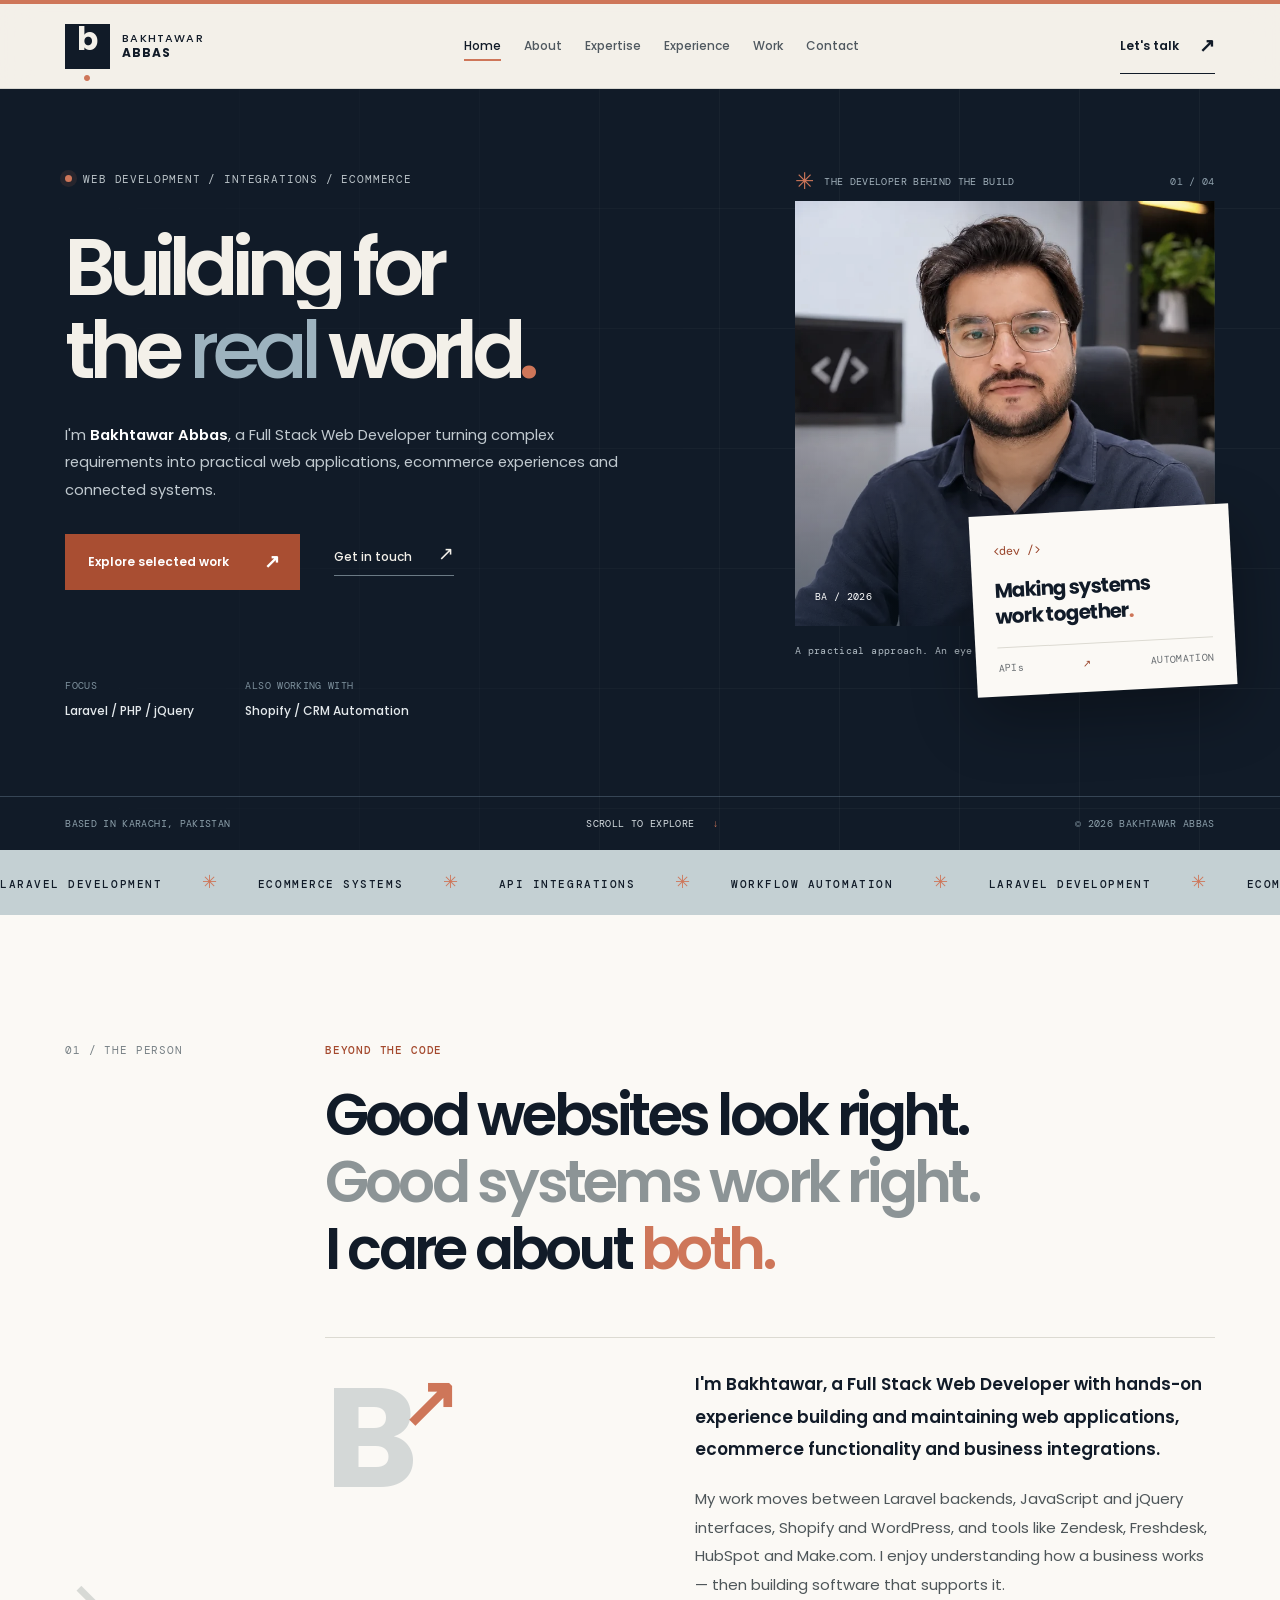
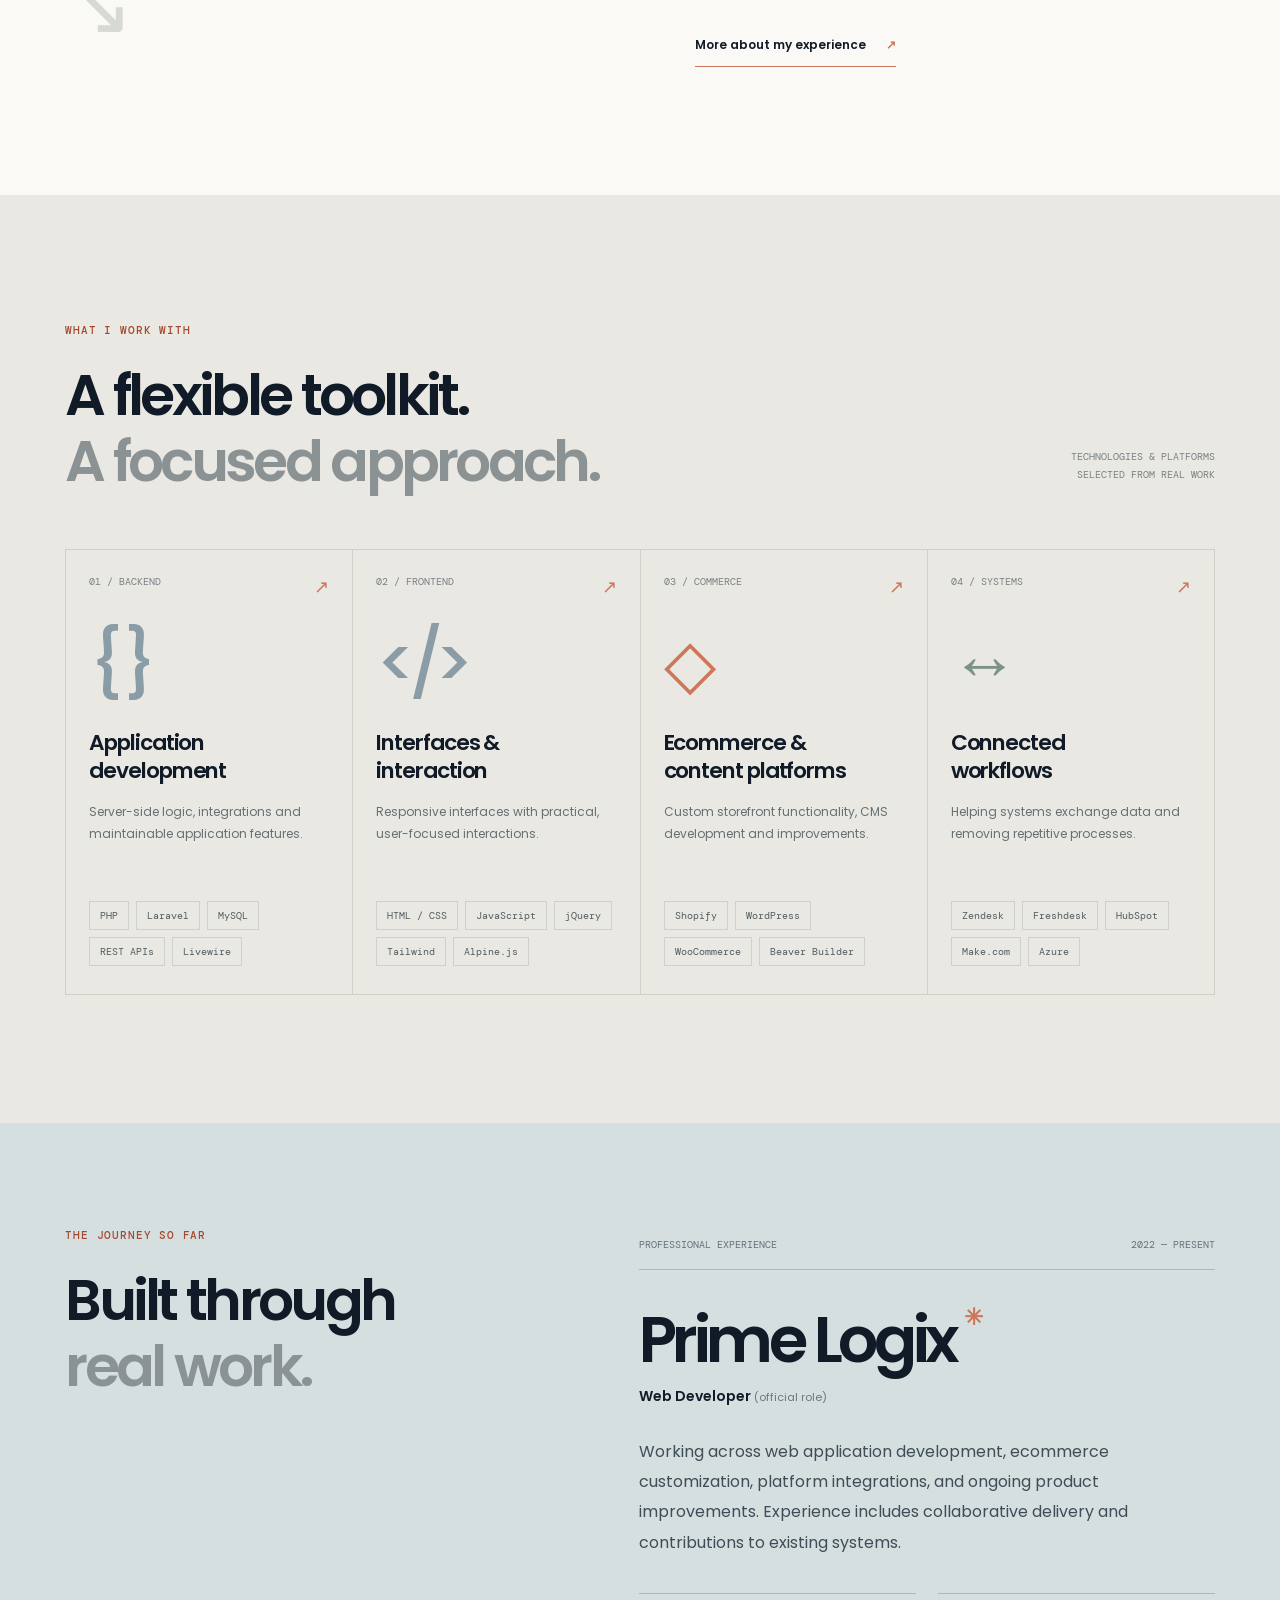
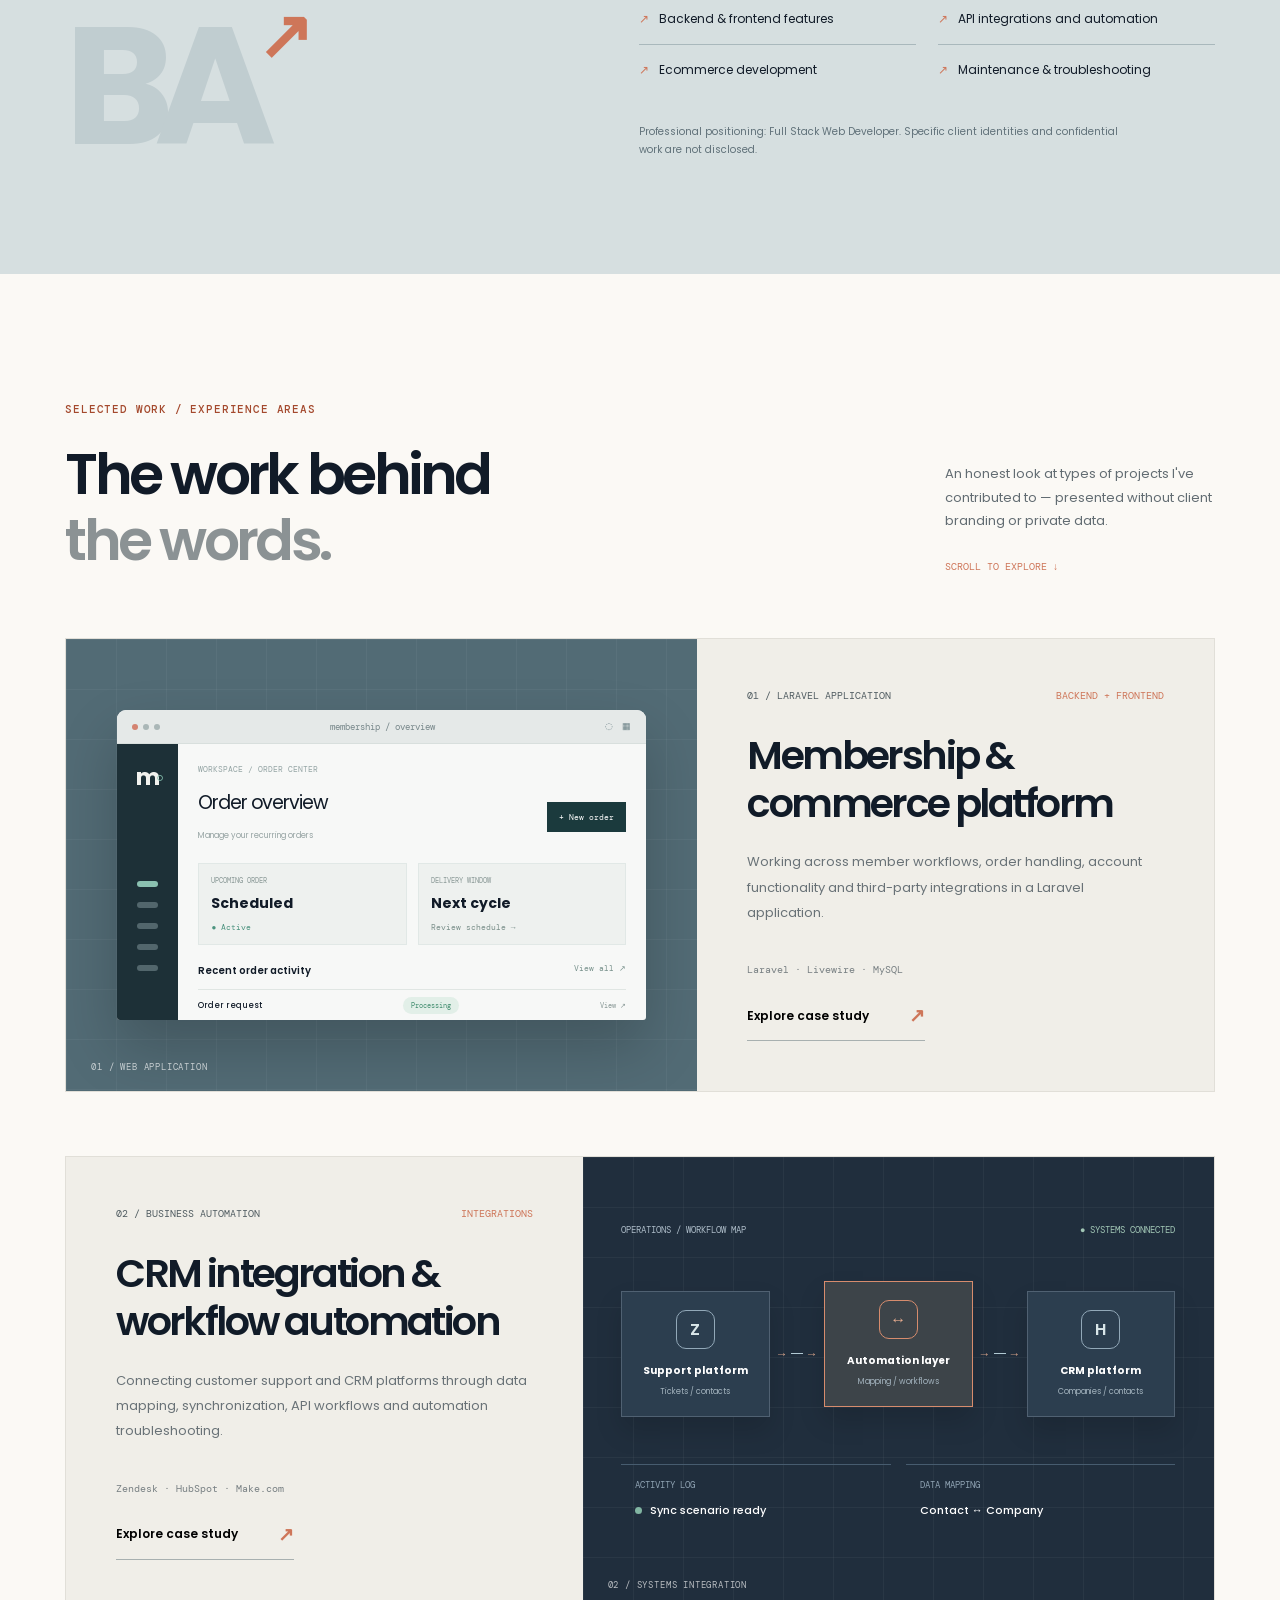
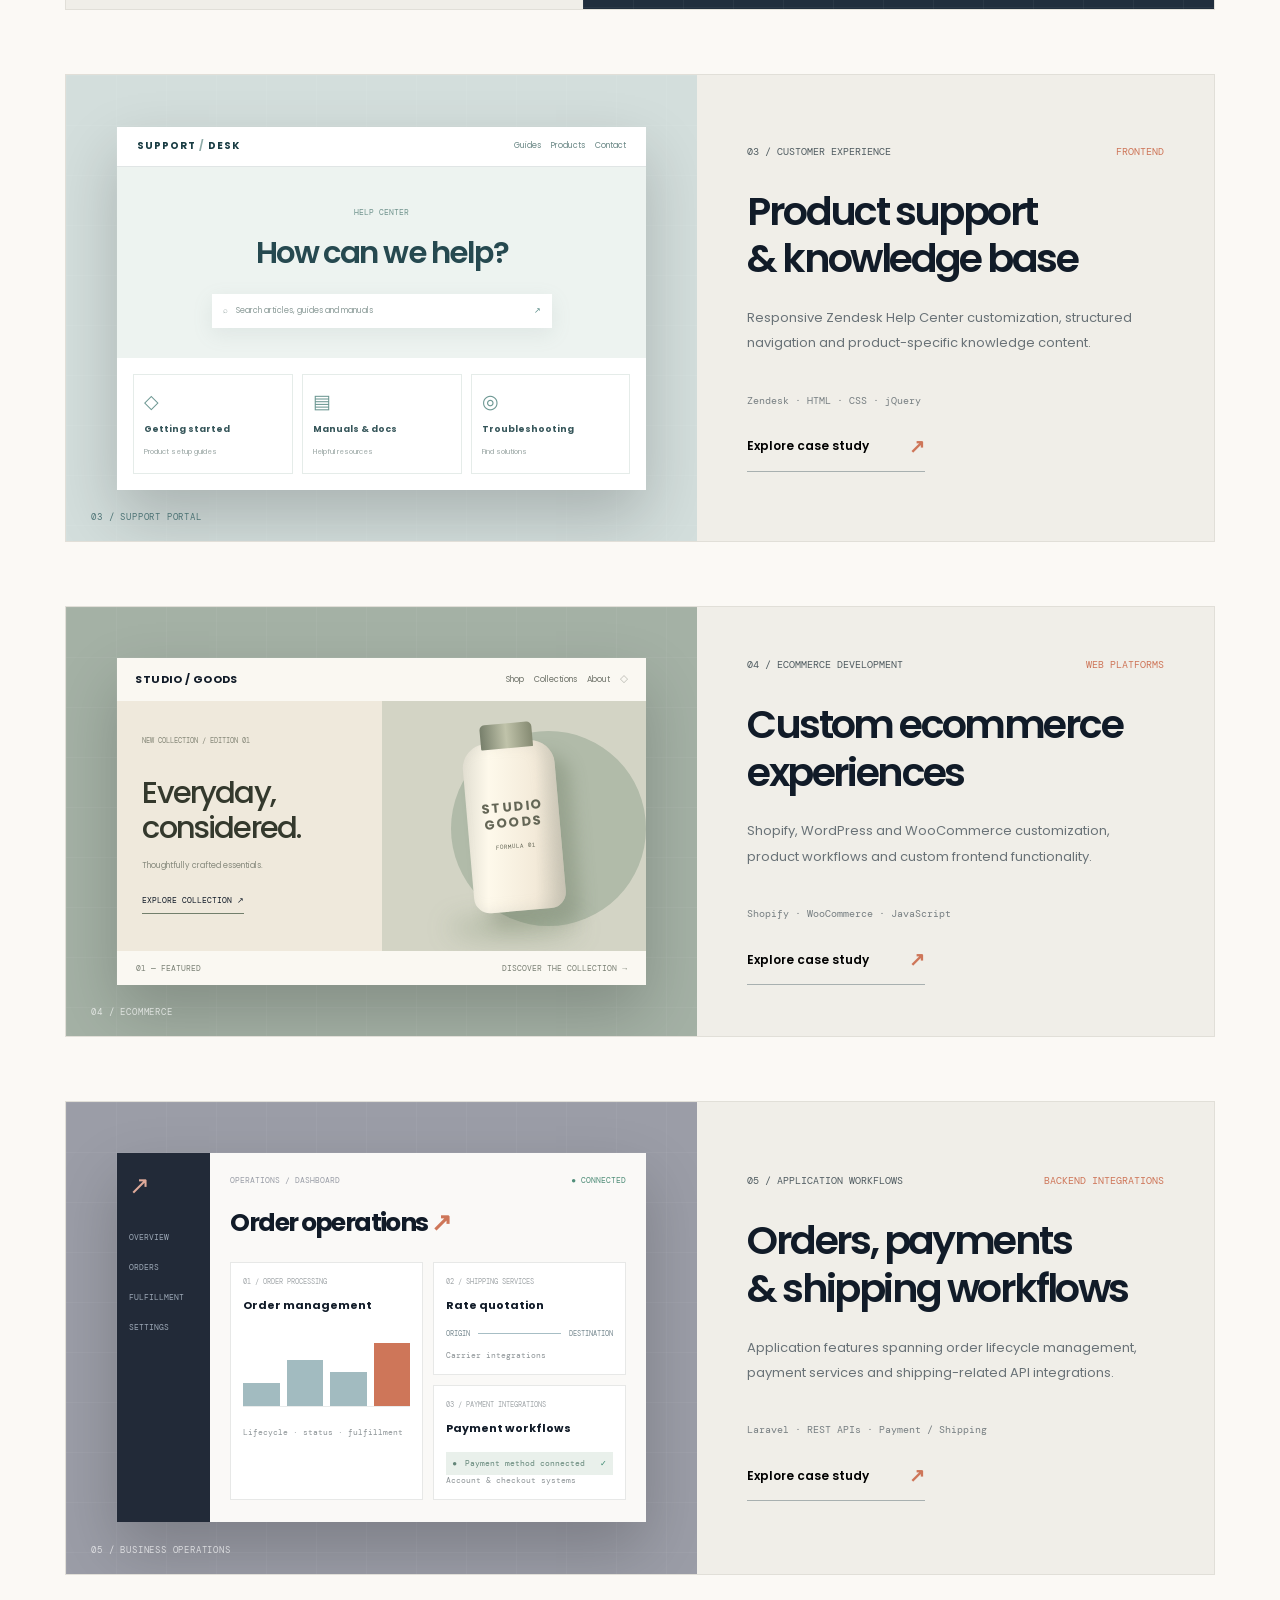
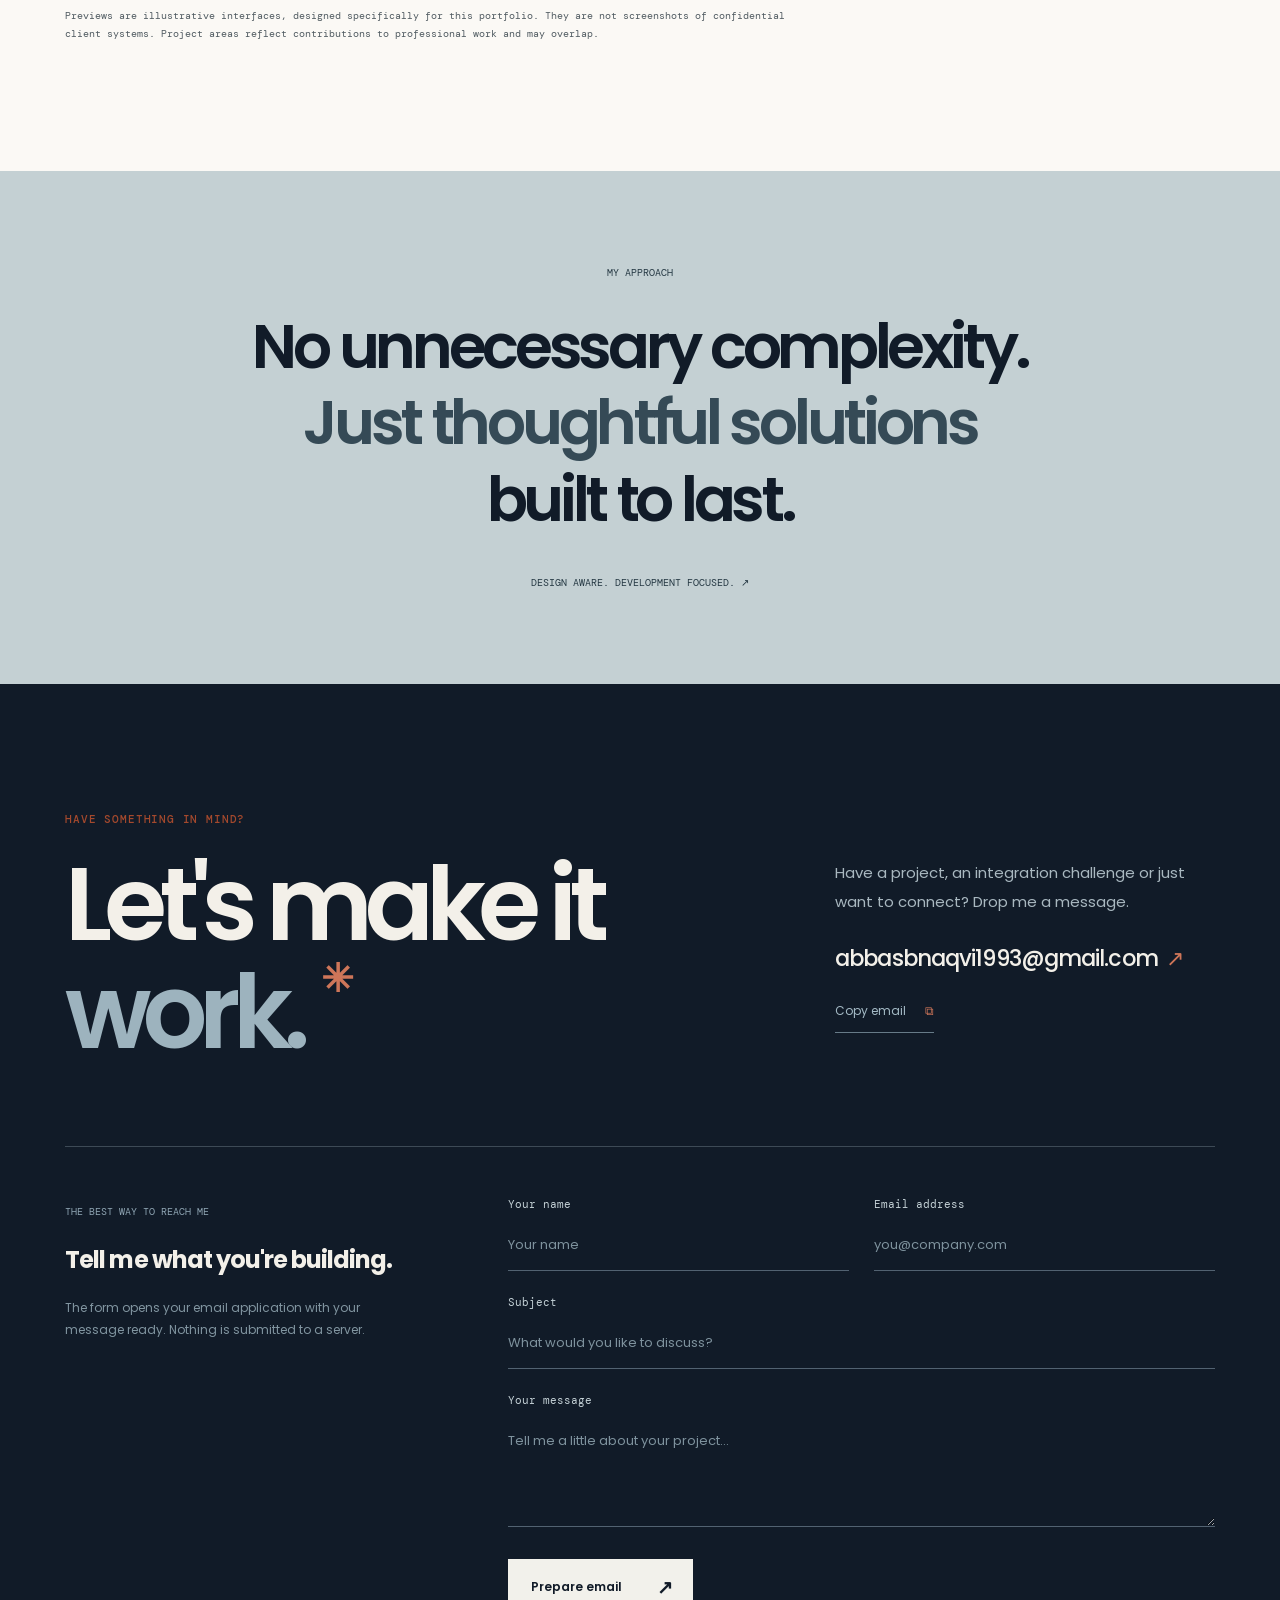
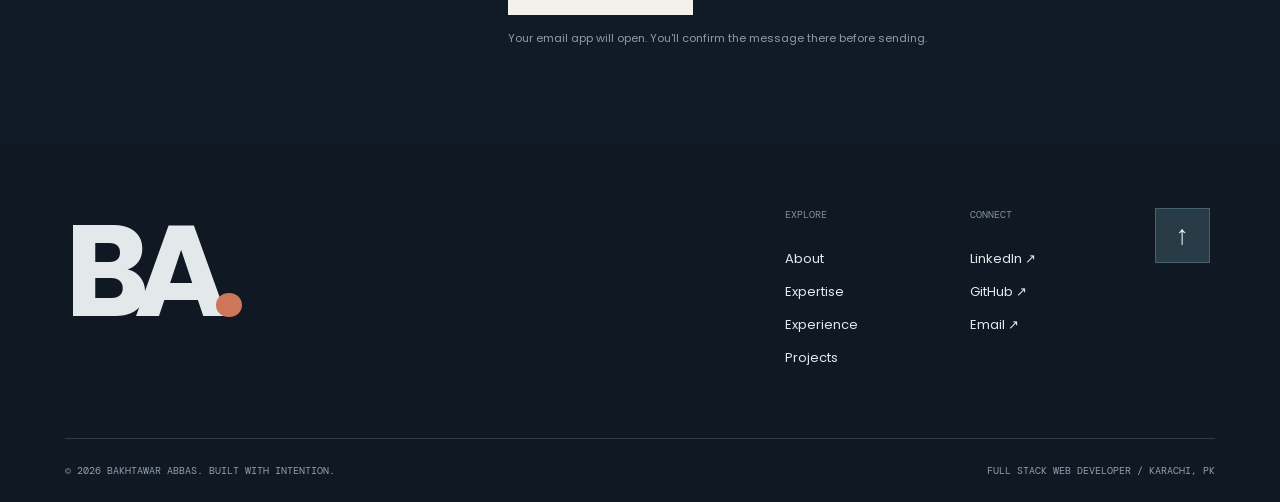
<file: index.html>
<!DOCTYPE html>
<html lang="en">
<head>
  <meta charset="utf-8">
  <meta name="viewport" content="width=device-width, initial-scale=1">
  <meta name="theme-color" content="#111b28">
  <meta name="description" content="Bakhtawar Abbas is a Full Stack Web Developer working with Laravel, PHP, JavaScript, jQuery, Shopify, WordPress, CRM integrations and workflow automation.">
  <meta property="og:type" content="website">
  <meta property="og:title" content="Bakhtawar Abbas — Full Stack Web Developer">
  <meta property="og:description" content="Building practical web applications, ecommerce experiences and connected business systems.">
  <meta property="og:image" content="assets/images/social-preview.svg">
  <meta property="og:image:alt" content="Bakhtawar Abbas — Full Stack Web Developer">
  <meta name="twitter:card" content="summary_large_image">
  <title>Bakhtawar Abbas — Full Stack Web Developer</title>
  <link rel="icon" type="image/svg+xml" href="assets/images/favicon.svg">
  <link rel="preconnect" href="https://fonts.googleapis.com">
  <link rel="preconnect" href="https://fonts.gstatic.com" crossorigin>
  <link href="https://fonts.googleapis.com/css2?family=DM+Mono:wght@400;500&family=Poppins:wght@400;450;500;550;600;650;700;750;800&display=swap" rel="stylesheet">
  <link rel="stylesheet" href="assets/css/style.css">
  <script src="assets/js/main.js" defer></script>
</head>
<body>
  <a class="skip-link" href="#main">Skip to content</a>
  <div class="top-line" aria-hidden="true"></div>
  <header class="site-header" id="site-header">
    <div class="shell header-inner">
      <a href="#home" class="brand" aria-label="Bakhtawar Abbas — Home"><span class="brand-symbol">b<span>.</span></span><span class="brand-name">BAKHTAWAR <strong>ABBAS</strong></span></a>
      <nav class="desktop-nav" aria-label="Main navigation">
        <a href="#home" class="nav-link active">Home</a>
        <a href="#about" class="nav-link">About</a>
        <a href="#expertise" class="nav-link">Expertise</a>
        <a href="#experience" class="nav-link">Experience</a>
        <a href="#work" class="nav-link">Work</a>
        <a href="#contact" class="nav-link">Contact</a>
      </nav>
      <a class="header-cta" href="mailto:abbasbnaqvi1993@gmail.com?subject=Project%20enquiry">Let's talk <span aria-hidden="true">↗</span></a>
      <button class="menu-toggle" type="button" id="menu-toggle" aria-label="Open menu" aria-controls="mobile-nav" aria-expanded="false"><span></span><span></span></button>
    </div>
    <nav class="mobile-nav" id="mobile-nav" aria-label="Mobile navigation" inert>
      <a href="#home">Home <span>01</span></a><a href="#about">About <span>02</span></a><a href="#expertise">Expertise <span>03</span></a><a href="#experience">Experience <span>04</span></a><a href="#work">Work <span>05</span></a><a href="#contact">Contact <span>06</span></a>
      <p>Available for professional conversations.</p>
    </nav>
  </header>

  <main id="main">
    <section class="hero" id="home" aria-labelledby="hero-heading">
      <div class="hero-grid" aria-hidden="true"></div>
      <div class="shell hero-inner">
        <div class="hero-copy">
          <p class="eyebrow hero-eyebrow"><span class="status-dot"></span> WEB DEVELOPMENT / INTEGRATIONS / ECOMMERCE</p>
          <h1 id="hero-heading"><span class="headline-line"><span>Building for</span></span><span class="headline-line"><span>the <em>real</em> world<span class="hero-period">.</span></span></span></h1>
          <p class="hero-sub">I'm <strong>Bakhtawar Abbas</strong>, a Full Stack Web Developer turning complex requirements into practical web applications, ecommerce experiences and connected systems.</p>
          <div class="hero-actions"><a class="button button-primary" href="#work">Explore selected work <span class="btn-arrow">↗</span></a><a class="text-link" href="#contact">Get in touch <span>↗</span></a></div>
          <div class="hero-details"><div><span>FOCUS</span><strong>Laravel / PHP / jQuery</strong></div><div><span>ALSO WORKING WITH</span><strong>Shopify / CRM Automation</strong></div></div>
        </div>
        <div class="hero-art" aria-label="A visual composition showing a developer portrait and custom application interface">
          <div class="hero-art-header"><span class="art-cross">✳</span> THE DEVELOPER BEHIND THE BUILD <span class="art-index">01 / 04</span></div>
          <div class="photo-frame"><img src="assets/images/bakhtawar-profile.webp" width="760" height="760" alt="Portrait of Bakhtawar Abbas" fetchpriority="high"><span class="photo-tint" aria-hidden="true"></span><span class="photo-edge">BA / 2026</span></div>
          <div class="art-floating-card"><span class="tiny-code">&lt;dev /&gt;</span><strong>Making systems<br>work together<span>.</span></strong><span class="card-footer">APIs <span>↗</span> AUTOMATION</span></div>
          <div class="art-caption">A practical approach. An eye for detail. <span>↗</span></div>
        </div>
      </div>
      <div class="hero-bottom shell"><span>BASED IN KARACHI, PAKISTAN</span><a href="#about" aria-label="Scroll to about section">SCROLL TO EXPLORE <span class="scroll-arrow">↓</span></a><span>© <span data-year>2026</span> BAKHTAWAR ABBAS</span></div>
    </section>

    <div class="ticker" aria-hidden="true"><div class="ticker-track" aria-hidden="true"><span>LARAVEL DEVELOPMENT <i>✳</i> ECOMMERCE SYSTEMS <i>✳</i> API INTEGRATIONS <i>✳</i> WORKFLOW AUTOMATION <i>✳</i> LARAVEL DEVELOPMENT <i>✳</i> ECOMMERCE SYSTEMS <i>✳</i> API INTEGRATIONS <i>✳</i> WORKFLOW AUTOMATION <i>✳</i></span></div></div>

    <section class="section about" id="about" aria-labelledby="about-title">
      <div class="shell about-layout">
        <div class="section-side reveal"><span class="section-num">01 / THE PERSON</span><span class="side-decoration" aria-hidden="true">↘</span></div>
        <div class="about-main">
          <p class="section-kicker reveal">BEYOND THE CODE</p>
          <h2 id="about-title" class="display-title reveal">Good websites look right.<br><span>Good systems work right.</span><br>I care about <em>both.</em></h2>
          <div class="about-bottom"><div class="about-mark reveal" aria-hidden="true">B<span>↗</span></div><div class="about-text reveal"><p>I'm Bakhtawar, a Full Stack Web Developer with hands-on experience building and maintaining web applications, ecommerce functionality and business integrations.</p><p>My work moves between Laravel backends, JavaScript and jQuery interfaces, Shopify and WordPress, and tools like Zendesk, Freshdesk, HubSpot and Make.com. I enjoy understanding how a business works — then building software that supports it.</p><a href="#experience" class="underline-link">More about my experience <span>↗</span></a></div></div>
        </div>
      </div>
    </section>

    <section class="section expertise" id="expertise" aria-labelledby="expertise-title">
      <div class="shell">
        <div class="section-heading reveal"><div><p class="section-kicker">WHAT I WORK WITH</p><h2 id="expertise-title" class="display-title">A flexible toolkit.<br><em>A focused approach.</em></h2></div><p class="heading-aside">TECHNOLOGIES & PLATFORMS<br>SELECTED FROM REAL WORK</p></div>
        <div class="expertise-grid">
          <article class="expertise-card reveal"><div class="expertise-card-top"><span>01 / BACKEND</span><span>↗</span></div><div class="expertise-symbol" aria-hidden="true">{ }</div><h3>Application<br>development</h3><p>Server-side logic, integrations and maintainable application features.</p><div class="tags"><span>PHP</span><span>Laravel</span><span>MySQL</span><span>REST APIs</span><span>Livewire</span></div></article>
          <article class="expertise-card reveal"><div class="expertise-card-top"><span>02 / FRONTEND</span><span>↗</span></div><div class="expertise-symbol" aria-hidden="true">&lt;/&gt;</div><h3>Interfaces &<br>interaction</h3><p>Responsive interfaces with practical, user-focused interactions.</p><div class="tags"><span>HTML / CSS</span><span>JavaScript</span><span>jQuery</span><span>Tailwind</span><span>Alpine.js</span></div></article>
          <article class="expertise-card reveal"><div class="expertise-card-top"><span>03 / COMMERCE</span><span>↗</span></div><div class="expertise-symbol" aria-hidden="true">◇</div><h3>Ecommerce &<br>content platforms</h3><p>Custom storefront functionality, CMS development and improvements.</p><div class="tags"><span>Shopify</span><span>WordPress</span><span>WooCommerce</span><span>Beaver Builder</span></div></article>
          <article class="expertise-card reveal"><div class="expertise-card-top"><span>04 / SYSTEMS</span><span>↗</span></div><div class="expertise-symbol" aria-hidden="true">↔</div><h3>Connected<br>workflows</h3><p>Helping systems exchange data and removing repetitive processes.</p><div class="tags"><span>Zendesk</span><span>Freshdesk</span><span>HubSpot</span><span>Make.com</span><span>Azure</span></div></article>
        </div>
      </div>
    </section>

    <section class="section experience" id="experience" aria-labelledby="experience-title">
      <div class="shell experience-layout"><div class="experience-left reveal"><p class="section-kicker">THE JOURNEY SO FAR</p><h2 id="experience-title" class="display-title">Built through<br><em>real work.</em></h2><div class="experience-deco" aria-hidden="true">BA<span>↗</span></div></div><div class="experience-right reveal"><div class="experience-topline"><span>PROFESSIONAL EXPERIENCE</span><span>2022 — PRESENT</span></div><div class="experience-company"><h3>Prime Logix<span class="sup-star">✳</span></h3><p>Web Developer <span class="role-note">(official role)</span></p></div><p class="experience-summary">Working across web application development, ecommerce customization, platform integrations, and ongoing product improvements. Experience includes collaborative delivery and contributions to existing systems.</p><div class="experience-list"><span>Backend & frontend features</span><span>API integrations and automation</span><span>Ecommerce development</span><span>Maintenance & troubleshooting</span></div><p class="experience-footnote">Professional positioning: Full Stack Web Developer. Specific client identities and confidential work are not disclosed.</p></div></div>
    </section>

    <section class="section work" id="work" aria-labelledby="work-title">
      <div class="shell">
        <div class="work-heading"><div class="reveal"><p class="section-kicker">SELECTED WORK / EXPERIENCE AREAS</p><h2 id="work-title" class="display-title">The work behind<br><em>the words.</em></h2></div><div class="work-heading-aside reveal"><p>An honest look at types of projects I've contributed to — presented without client branding or private data.</p><span>SCROLL TO EXPLORE ↓</span></div></div>
        <div class="project-stack">
          <article class="project project-feature reveal" data-project="membership"><div class="project-preview preview-membership"><div class="app-browser"><div class="app-topbar"><div class="traffic"><i></i><i></i><i></i></div><span>membership / overview</span><div class="app-top-icons">◌　▦</div></div><div class="membership-ui"><div class="member-sidebar"><span class="app-logo">m<span>◦</span></span><div class="side-menu"><i class="selected"></i><i></i><i></i><i></i><i></i></div><span>⚙</span></div><div class="member-content"><p class="ui-crumb">WORKSPACE / ORDER CENTER</p><div class="ui-row"><div><div class="ui-panel-title">Order overview</div><small>Manage your recurring orders</small></div><span class="ui-small-button">+ New order</span></div><div class="stat-row"><div><small>UPCOMING ORDER</small><strong>Scheduled</strong><span class="mini-indicator">● Active</span></div><div><small>DELIVERY WINDOW</small><strong>Next cycle</strong><span>Review schedule →</span></div></div><div class="ui-table-title">Recent order activity <span>View all ↗</span></div><div class="table-rows"><div><b>Order request</b><i class="pill approved">Processing</i><span>View ↗</span></div><div><b>Payment method</b><i class="pill neutral">Updated</i><span>View ↗</span></div><div><b>Delivery settings</b><i class="pill approved">Confirmed</i><span>View ↗</span></div></div></div></div></div><div class="preview-watermark">01 / WEB APPLICATION</div></div><div class="project-info"><div class="project-meta"><span>01 / LARAVEL APPLICATION</span><span>BACKEND + FRONTEND</span></div><h3>Membership &<br>commerce platform</h3><p>Working across member workflows, order handling, account functionality and third-party integrations in a Laravel application.</p><div class="project-tail"><span>Laravel · Livewire · MySQL</span><button class="project-open" type="button" data-project-open="membership" aria-label="View membership platform case study">Explore case study <span>↗</span></button></div></div></article>

          <article class="project project-feature project-reverse reveal" data-project="crm"><div class="project-preview preview-crm"><div class="crm-head"><span>OPERATIONS / WORKFLOW MAP</span><span>● SYSTEMS CONNECTED</span></div><div class="crm-flow"><div class="flow-node"><div class="node-icon">Z</div><strong>Support platform</strong><small>Tickets / contacts</small></div><div class="flow-connector"><span>→</span><i></i><span>→</span></div><div class="flow-node central"><div class="node-icon">↔</div><strong>Automation layer</strong><small>Mapping / workflows</small></div><div class="flow-connector"><span>→</span><i></i><span>→</span></div><div class="flow-node"><div class="node-icon">H</div><strong>CRM platform</strong><small>Companies / contacts</small></div></div><div class="crm-bottom"><div><span>ACTIVITY LOG</span><strong><i class="live-pulse"></i> Sync scenario ready</strong></div><div><span>DATA MAPPING</span><strong>Contact ↔ Company</strong></div></div><div class="preview-watermark">02 / SYSTEMS INTEGRATION</div></div><div class="project-info"><div class="project-meta"><span>02 / BUSINESS AUTOMATION</span><span>INTEGRATIONS</span></div><h3>CRM integration &<br>workflow automation</h3><p>Connecting customer support and CRM platforms through data mapping, synchronization, API workflows and automation troubleshooting.</p><div class="project-tail"><span>Zendesk · HubSpot · Make.com</span><button class="project-open" type="button" data-project-open="crm" aria-label="View CRM automation case study">Explore case study <span>↗</span></button></div></div></article>

          <article class="project project-split reveal" data-project="support"><div class="project-preview preview-support"><div class="support-app"><div class="support-top"><strong>SUPPORT<span> / </span>DESK</strong><span>Guides　 Products　 Contact</span></div><div class="support-header"><small>HELP CENTER</small><h4>How can we help?</h4><div class="support-search">⌕　Search articles, guides and manuals <span>↗</span></div></div><div class="support-grid"><div><span>◇</span><strong>Getting started</strong><small>Product setup guides</small></div><div><span>▤</span><strong>Manuals & docs</strong><small>Helpful resources</small></div><div><span>◎</span><strong>Troubleshooting</strong><small>Find solutions</small></div></div></div><div class="preview-watermark">03 / SUPPORT PORTAL</div></div><div class="project-info"><div class="project-meta"><span>03 / CUSTOMER EXPERIENCE</span><span>FRONTEND</span></div><h3>Product support<br>& knowledge base</h3><p>Responsive Zendesk Help Center customization, structured navigation and product-specific knowledge content.</p><div class="project-tail"><span>Zendesk · HTML · CSS · jQuery</span><button class="project-open" type="button" data-project-open="support">Explore case study <span>↗</span></button></div></div></article>

          <article class="project project-split reveal" data-project="commerce"><div class="project-preview preview-commerce"><div class="shop-preview"><div class="shop-nav"><strong>STUDIO / GOODS</strong><span>Shop　 Collections　 About　 ◇</span></div><div class="shop-hero"><div class="shop-hero-text"><span>NEW COLLECTION / EDITION 01</span><strong>Everyday,<br>considered.</strong><small>Thoughtfully crafted essentials.</small><div>EXPLORE COLLECTION ↗</div></div><div class="shop-product"><div class="product-circle"></div><div class="product-bottle"><span>STUDIO<br>GOODS</span><small>FORMULA 01</small></div><div class="product-shadow"></div></div></div><div class="shop-bottom"><span>01 — FEATURED</span><span>DISCOVER THE COLLECTION →</span></div></div><div class="preview-watermark">04 / ECOMMERCE</div></div><div class="project-info"><div class="project-meta"><span>04 / ECOMMERCE DEVELOPMENT</span><span>WEB PLATFORMS</span></div><h3>Custom ecommerce<br>experiences</h3><p>Shopify, WordPress and WooCommerce customization, product workflows and custom frontend functionality.</p><div class="project-tail"><span>Shopify · WooCommerce · JavaScript</span><button class="project-open" type="button" data-project-open="commerce">Explore case study <span>↗</span></button></div></div></article>

          <article class="project project-wide reveal" data-project="operations"><div class="project-preview preview-operations"><div class="operation-pane"><div class="ops-side"><div class="ops-icon">↗</div><span>OVERVIEW</span><span>ORDERS</span><span>FULFILLMENT</span><span>SETTINGS</span></div><div class="ops-main"><div class="ops-header"><span>OPERATIONS / DASHBOARD</span><span>● CONNECTED</span></div><h4>Order operations <span>↗</span></h4><div class="ops-panels"><div><small>01 / ORDER PROCESSING</small><strong>Order management</strong><div class="ops-bars"><i></i><i></i><i></i><i></i></div><span>Lifecycle · status · fulfillment</span></div><div><small>02 / SHIPPING SERVICES</small><strong>Rate quotation</strong><div class="route-line"><b>ORIGIN</b><i></i><b>DESTINATION</b></div><span>Carrier integrations</span></div><div><small>03 / PAYMENT INTEGRATIONS</small><strong>Payment workflows</strong><div class="ops-payment">●　Payment method connected <span>✓</span></div><span>Account & checkout systems</span></div></div></div></div><div class="preview-watermark">05 / BUSINESS OPERATIONS</div></div><div class="project-info"><div class="project-meta"><span>05 / APPLICATION WORKFLOWS</span><span>BACKEND INTEGRATIONS</span></div><h3>Orders, payments<br>& shipping workflows</h3><p>Application features spanning order lifecycle management, payment services and shipping-related API integrations.</p><div class="project-tail"><span>Laravel · REST APIs · Payment / Shipping</span><button class="project-open" type="button" data-project-open="operations">Explore case study <span>↗</span></button></div></div></article>
        </div>
        <p class="work-disclaimer">Previews are illustrative interfaces, designed specifically for this portfolio. They are not screenshots of confidential client systems. Project areas reflect contributions to professional work and may overlap.</p>
      </div>
    </section>

    <section class="section philosophy" aria-label="Development philosophy"><div class="shell philosophy-inner"><span>MY APPROACH</span><p class="reveal">No unnecessary complexity.<br><em>Just thoughtful solutions</em><br>built to last.</p><span class="philosophy-end">DESIGN AWARE. DEVELOPMENT FOCUSED. ↗</span></div></section>

    <section class="section contact" id="contact" aria-labelledby="contact-title"><div class="shell"><div class="contact-top reveal"><p class="section-kicker">HAVE SOMETHING IN MIND?</p><h2 id="contact-title">Let's make it<br><em>work.</em><span class="contact-spark" aria-hidden="true">✳</span></h2><div><p>Have a project, an integration challenge or just want to connect? Drop me a message.</p><a class="direct-email" href="mailto:abbasbnaqvi1993@gmail.com">abbasbnaqvi1993@gmail.com <span>↗</span></a><button class="copy-email" type="button" id="copy-email">Copy email <span aria-hidden="true">⧉</span></button><span class="copy-notice" id="copy-notice" role="status" aria-live="polite"></span></div></div><div class="contact-bottom"><div class="contact-note"><span>THE BEST WAY TO REACH ME</span><strong>Tell me what you're building.</strong><p>The form opens your email application with your message ready. Nothing is submitted to a server.</p></div><form class="contact-form" id="contact-form"><div class="form-row"><label>Your name<input required name="name" type="text" autocomplete="name" placeholder="Your name" maxlength="100"></label><label>Email address<input required name="email" type="email" autocomplete="email" placeholder="you@company.com" maxlength="150"></label></div><label>Subject<input required name="subject" type="text" placeholder="What would you like to discuss?" maxlength="140"></label><label>Your message<textarea required name="message" placeholder="Tell me a little about your project..." rows="4" maxlength="5000"></textarea></label><button class="button button-light" type="submit">Prepare email <span class="btn-arrow">↗</span></button><p class="form-help">Your email app will open. You'll confirm the message there before sending.</p></form></div></div></section>
  </main>

  <footer class="footer"><div class="shell"><div class="footer-top"><a href="#home" class="footer-brand">BA<span>.</span></a><div class="footer-nav"><span>EXPLORE</span><a href="#about">About</a><a href="#expertise">Expertise</a><a href="#experience">Experience</a><a href="#work">Projects</a></div><div class="footer-nav"><span>CONNECT</span><a href="https://www.linkedin.com/in/bakhtawarabbasdev/" target="_blank" rel="noopener noreferrer">LinkedIn ↗</a><a href="https://github.com/Bakhtawar93" target="_blank" rel="noopener noreferrer">GitHub ↗</a><a href="mailto:abbasbnaqvi1993@gmail.com">Email ↗</a></div><a href="#home" class="to-top" aria-label="Back to top">↑</a></div><div class="footer-bottom"><span>© <span data-year>2026</span> BAKHTAWAR ABBAS. BUILT WITH INTENTION.</span><span>FULL STACK WEB DEVELOPER / KARACHI, PK</span></div></div></footer>

  <dialog id="case-dialog" class="case-dialog" aria-labelledby="dialog-title"><div class="dialog-inner"><div class="dialog-top"><span id="dialog-category">SELECTED WORK</span><button type="button" id="dialog-close" aria-label="Close case study">✕</button></div><h2 id="dialog-title"></h2><p id="dialog-summary"></p><div class="dialog-line"></div><h3>Areas of contribution</h3><ul id="dialog-points"></ul><div id="dialog-technologies" class="tags"></div><p class="dialog-disclaimer">Representative professional experience. No confidential client information is disclosed.</p><a href="#contact" class="button button-primary dialog-contact" id="dialog-contact">Discuss a project <span>↗</span></a></div></dialog>
</body>
</html>
</file>
<file: assets/css/style.css>
:root{--ink:#111b28;--ink-2:#1b2937;--navy:#182536;--cream:#f3f0e9;--paper:#fbf9f5;--white:#fff;--line:#dcdad2;--line-dark:#3b4652;--muted:#686d71;--accent:#ce7659;--blue:#8099aa;--mono:'DM Mono',monospace;--sans:'Poppins',Arial,sans-serif;--container:1360px;--ease:cubic-bezier(.22,1,.36,1)}
*,*::before,*::after{box-sizing:border-box}html{scroll-behavior:smooth;scroll-padding-top:82px}body{margin:0;background:var(--cream);font-family:var(--sans);color:var(--ink);-webkit-font-smoothing:antialiased}body.menu-open{overflow:hidden}::selection{background:#cd795d;color:#fff}a{color:inherit;text-decoration:none}button,input,textarea{font:inherit}button{cursor:pointer}button:focus-visible,a:focus-visible,input:focus-visible,textarea:focus-visible{outline:3px solid var(--accent);outline-offset:4px}img{max-width:100%;display:block}.shell{max-width:var(--container);padding-inline:clamp(20px,5.1vw,80px);margin-inline:auto}.section{padding-block:clamp(92px,10vw,172px)}.top-line{height:4px;background:var(--accent)}.skip-link{position:fixed;z-index:10000;top:-200px;left:12px;background:#fff;padding:12px}.skip-link:focus{top:12px}.site-header{position:sticky;top:0;z-index:50;background:rgba(243,240,233,.94);backdrop-filter:blur(16px);border-bottom:1px solid rgba(17,27,40,.12);transition:background .3s,box-shadow .3s}.site-header.scrolled{box-shadow:0 8px 30px rgba(0,0,0,.05)}.header-inner{height:84px;display:flex;align-items:center;gap:45px}.brand{display:flex;align-items:center;gap:12px;flex-shrink:0}.brand-symbol{width:45px;height:45px;background:var(--ink);color:var(--cream);display:grid;place-items:center;font-size:31px;line-height:1;letter-spacing:-4px;font-weight:700;padding-right:5px}.brand-symbol span{color:var(--accent)}.brand-name{font-size:11px;font-weight:450;letter-spacing:.105em;line-height:1.3}.brand-name strong{display:block;font-size:12px;letter-spacing:.07em}.desktop-nav{display:flex;align-items:center;gap:clamp(14px,1.8vw,27px);margin:auto}.nav-link{font-size:12px;font-weight:500;color:#505960;position:relative;padding:12px 0}.nav-link::after{content:'';position:absolute;height:2px;left:0;bottom:6px;width:0;background:var(--accent);transition:width .3s}.nav-link:hover,.nav-link.active{color:var(--ink)}.nav-link:hover::after,.nav-link.active::after{width:100%}.header-cta{display:flex;gap:20px;align-items:center;font-size:12px;font-weight:600;border-bottom:1px solid var(--ink);padding-block:13px;white-space:nowrap}.header-cta span{font-size:19px;transition:transform .3s}.header-cta:hover span{transform:translate(3px,-3px)}.menu-toggle{display:none;border:0;background:transparent;width:44px;height:44px;align-items:center;justify-content:center;flex-direction:column;gap:7px}.menu-toggle span{width:25px;height:2px;background:var(--ink);transition:transform .3s}.menu-open .menu-toggle span:first-child{transform:translateY(4.5px) rotate(45deg)}.menu-open .menu-toggle span:last-child{transform:translateY(-4.5px) rotate(-45deg)}.mobile-nav{position:absolute;inset:100% 0 auto;background:var(--ink);color:var(--cream);padding:24px clamp(20px,5vw,60px) 40px;visibility:hidden;opacity:0;pointer-events:none;transform:translateY(-12px);transition:transform .35s,opacity .35s,visibility .35s}.menu-open .mobile-nav{visibility:visible;opacity:1;pointer-events:auto;transform:translateY(0)}.mobile-nav a{display:flex;align-items:center;justify-content:space-between;padding:13px 0;border-bottom:1px solid #39404a;font-size:clamp(20px,5vw,29px);font-weight:600}.mobile-nav a span,.mobile-nav p{font:11px var(--mono);color:#9ca8b2}.mobile-nav p{margin:28px 0 0}
.hero{position:relative;overflow:hidden;background:var(--ink);color:var(--cream)}.hero-grid{position:absolute;inset:0;background:linear-gradient(to right,transparent calc(100% - 1px),rgba(255,255,255,.035) 1px) 0 0/120px 120px,linear-gradient(to bottom,transparent calc(100% - 1px),rgba(255,255,255,.035) 1px) 0 0/120px 120px;mask-image:linear-gradient(to right,transparent,#000 64%);pointer-events:none}.hero-inner{display:grid;grid-template-columns:minmax(0,1.24fr) minmax(340px,.76fr);gap:clamp(22px,3.5vw,68px);min-height:680px;align-items:center;padding-block:72px 65px;position:relative}.hero-copy{position:relative;z-index:2}.eyebrow,.section-kicker,.section-num{font:11px var(--mono);letter-spacing:.075em}.hero-eyebrow{color:#b9c2c7;display:flex;align-items:center;gap:11px;margin:0 0 40px;animation:rise .8s both}.status-dot{width:7px;height:7px;background:var(--accent);border-radius:100%;box-shadow:0 0 0 5px #ce76591e}.hero h1{font-size:clamp(56px,6.2vw,110px);font-weight:600;letter-spacing:-.085em;line-height:1.055;margin:0 0 29px;max-width:900px}.headline-line{display:block;overflow:hidden;white-space:nowrap}.headline-line>span{display:block;animation:hero-line 1s var(--ease) both;transform-origin:left bottom}.headline-line:nth-child(2)>span{animation-delay:.12s}.hero h1 em{font-weight:450;font-style:normal;color:#9db3bf}.hero-period{color:var(--accent)}.hero-sub{font-size:clamp(14px,1.15vw,17px);line-height:1.85;color:#c0c9cf;max-width:570px;margin:0 0 30px;animation:rise 1s .3s both}.hero-sub strong{color:#fff;font-weight:550}.hero-actions{display:flex;align-items:center;flex-wrap:wrap;gap:34px;animation:rise 1s .4s both}.button{border:0;display:inline-flex;align-items:center;justify-content:space-between;gap:35px;min-height:56px;padding:13px 20px 13px 23px;font-size:12px;font-weight:600;transition:transform .3s var(--ease),background .3s,color .3s}.button:hover{transform:translateY(-3px)}.button-primary{background:var(--accent);color:#fff}.button-primary:hover{background:#e48c6f}.btn-arrow{font-size:19px;display:inline-block;transition:transform .3s}.button:hover .btn-arrow{transform:translate(3px,-3px)}.text-link{font-weight:500;font-size:12px;border-bottom:1px solid #6b7a85;padding-bottom:9px;display:flex;gap:26px}.text-link span{font-size:19px;line-height:12px;transition:transform .3s}.text-link:hover span{transform:translate(3px,-3px)}.hero-details{display:flex;flex-wrap:wrap;gap:clamp(22px,4vw,75px);margin-top:clamp(48px,7vw,100px);animation:rise 1s .55s both}.hero-details div{display:flex;flex-direction:column;gap:10px}.hero-details span,.hero-bottom,.hero-art-header,.photo-edge,.art-caption,.card-footer,.art-index{font:10px var(--mono);letter-spacing:.035em}.hero-details span{color:#7e919d}.hero-details strong{font-size:12px;font-weight:500;color:#e4e9ec}.hero-art{height:570px;max-width:510px;width:100%;position:relative;justify-self:end;animation:rise 1.2s .18s both}.hero-art-header{height:40px;display:flex;align-items:center;gap:10px;color:#a2b1bb}.art-cross{font:23px var(--sans);color:var(--accent)}.art-index{margin-left:auto;color:#8fa0ac}.photo-frame{height:425px;position:relative;overflow:hidden;background:#445462;clip-path:polygon(0 0,100% 0,100% 90%,90% 100%,0 100%)}.photo-frame img{width:100%;height:100%;object-fit:cover;object-position:center 39%;filter:saturate(.74) contrast(1.02)}.photo-tint{position:absolute;inset:0;background:linear-gradient(0deg,rgba(11,25,38,.53),transparent 55%);pointer-events:none}.photo-edge{position:absolute;bottom:23px;left:20px;color:#fff}.art-floating-card{position:absolute;right:-18px;bottom:40px;background:var(--paper);color:var(--ink);width:min(260px,72%);min-height:170px;padding:22px;box-shadow:0 22px 65px #0005;transform:rotate(-3deg);transition:transform .4s var(--ease)}.hero-art:hover .art-floating-card{transform:rotate(0deg) translateY(-8px)}.tiny-code{font:12px var(--mono);color:var(--accent)}.art-floating-card strong{display:block;font-size:20px;line-height:1.3;letter-spacing:-.05em;font-weight:650;margin-top:15px}.art-floating-card strong span{color:var(--accent)}.card-footer{display:flex;justify-content:space-between;border-top:1px solid var(--line);margin-top:18px;padding-top:13px;color:var(--muted)}.card-footer span{color:var(--accent)}.art-caption{padding-top:18px;color:#b1bcc4;display:flex;justify-content:space-between}.art-caption span{color:var(--accent);font-size:16px}.hero-bottom{height:54px;display:flex;align-items:center;justify-content:space-between;border-top:1px solid #364555;color:#8da0ab}.hero-bottom a{color:#d5dce0}.scroll-arrow{display:inline-block;margin-left:12px;color:var(--accent);animation:nudge-down 2s infinite}
.ticker{height:65px;display:flex;align-items:center;overflow:hidden;background:#c4d0d3;color:var(--ink)}.ticker-track{white-space:nowrap;min-width:max-content;animation:ticker 45s linear infinite}.ticker-track span{font:11px var(--mono);font-weight:500;letter-spacing:.14em}.ticker-track i{font-size:18px;color:var(--accent);font-style:normal;margin-inline:31px}.section-kicker{color:var(--accent);margin:0 0 25px;font-weight:500}.display-title{margin:0;font-size:clamp(37px,4.45vw,72px);line-height:1.16;letter-spacing:-.065em;font-weight:600}.display-title em{font-style:normal;color:#8b9294}.about{background:var(--paper)}.about-layout{display:grid;grid-template-columns:170px 1fr;gap:clamp(40px,7vw,110px)}.section-side{display:flex;flex-direction:column;justify-content:space-between;align-items:flex-start;color:#778085}.section-num{white-space:nowrap}.side-decoration{font-size:82px;font-weight:200;color:#d7d9d5}.about-main{max-width:1080px}.about .display-title{font-size:clamp(36px,4.5vw,69px)}.about .display-title span{color:#8c9496}.about .display-title em{color:var(--accent)}.about-bottom{border-top:1px solid var(--line);margin-top:55px;padding-top:30px;display:grid;grid-template-columns:1fr 1.55fr;gap:35px}.about-mark{font-size:clamp(80px,11vw,164px);font-weight:700;letter-spacing:-.13em;line-height:1;color:#d4d8d7}.about-mark span{color:var(--accent);font-size:.5em;vertical-align:top}.about-text{font-size:15px;line-height:1.9;color:#4e5659}.about-text p:first-child{font-weight:550;color:var(--ink);font-size:17px}.about-text p{margin:0 0 20px}.underline-link{font-size:12px;color:var(--ink);font-weight:600;border-bottom:1px solid var(--accent);display:inline-flex;gap:20px;padding-bottom:9px;margin-top:15px}.underline-link span{color:var(--accent)}.expertise{background:#e9e8e2}.section-heading{display:flex;align-items:end;justify-content:space-between;gap:25px;margin-bottom:55px}.heading-aside{font:10px/1.8 var(--mono);text-align:right;color:#798184}.expertise-grid{display:grid;grid-template-columns:repeat(4,minmax(0,1fr));border-left:1px solid #d0d0c9;border-top:1px solid #d0d0c9}.expertise-card{border-right:1px solid #d0d0c9;border-bottom:1px solid #d0d0c9;padding:25px 23px 28px;min-height:445px;display:flex;flex-direction:column;position:relative;transition:background .35s,transform .35s}.expertise-card:hover{background:#f5f4ee}.expertise-card-top{display:flex;justify-content:space-between;font:10px var(--mono);color:#798185}.expertise-card-top span:last-child{font-size:18px;color:var(--accent)}.expertise-symbol{height:130px;display:flex;align-items:center;font-size:68px;font-weight:450;letter-spacing:-.14em;color:#8a9da7}.expertise-card:nth-child(3) .expertise-symbol{color:var(--accent)}.expertise-card:nth-child(4) .expertise-symbol{color:#7d9186}.expertise-card h3{font-size:clamp(18px,1.7vw,25px);letter-spacing:-.05em;line-height:1.3;margin:0 0 15px;font-weight:600}.expertise-card p{font-size:12px;color:#657075;line-height:1.85;margin:0 0 26px}.tags{display:flex;flex-wrap:wrap;gap:7px;margin-top:auto}.tags span{font:10px var(--mono);padding:7px 10px;border:1px solid #cdd0cc;color:#515c61}.experience{background:#d6dfe0;padding-block:105px}.experience-layout{display:grid;grid-template-columns:.9fr 1.1fr;gap:clamp(50px,8vw,130px)}.experience-left{display:flex;flex-direction:column}.experience-deco{font-size:clamp(95px,13vw,200px);line-height:1;letter-spacing:-.12em;color:#c0cdd0;margin-top:auto;font-weight:650}.experience-deco span{font-size:.4em;vertical-align:top;color:var(--accent)}.experience-right{padding-top:10px}.experience-topline{border-bottom:1px solid #acb9bd;padding-bottom:18px;display:flex;justify-content:space-between;gap:20px;font:10px var(--mono);color:#61727a}.experience-company h3{font-size:clamp(36px,5vw,72px);letter-spacing:-.07em;line-height:1.1;margin:35px 0 10px;font-weight:600}.sup-star{color:var(--accent);font-size:23px;vertical-align:top;margin-left:8px}.experience-company p{font-size:14px;font-weight:550;margin:0 0 30px}.role-note{color:#687a7f;font-weight:400;font-size:11px}.experience-summary{font-size:16px;line-height:1.9;max-width:610px;color:#3e4d56}.experience-list{display:grid;grid-template-columns:repeat(2,1fr);gap:0 22px;margin-top:35px}.experience-list span{font-size:12px;padding:16px 0;border-top:1px solid #a9b8bc;display:flex;gap:10px}.experience-list span:before{content:'↗';color:var(--accent)}.experience-footnote{font-size:10px;color:#61727a;line-height:1.8;margin-top:28px;max-width:480px}
.work{background:var(--paper)}.work-heading{display:flex;justify-content:space-between;align-items:end;gap:60px;margin-bottom:65px}.work-heading-aside{max-width:270px;font-size:13px;line-height:1.8;color:#626c72}.work-heading-aside span{font:10px var(--mono);color:var(--accent);display:block;margin-top:28px}.project-stack{display:grid;gap:clamp(40px,5vw,74px)}.project{display:grid;grid-template-columns:1.1fr .9fr;gap:0;background:#f0eee8;min-height:440px;overflow:hidden;border:1px solid #e1dfd8}.project-reverse{grid-template-columns:.9fr 1.1fr}.project-reverse .project-preview{order:2}.project-reverse .project-info{order:1}.project-preview{position:relative;min-width:0;overflow:hidden;display:flex;align-items:center;justify-content:center;padding:clamp(25px,4vw,54px);isolation:isolate;min-height:430px}.project-preview::after{content:'';position:absolute;inset:0;z-index:-1;background-image:linear-gradient(#ffffff1b 1px,transparent 1px),linear-gradient(90deg,#ffffff1b 1px,transparent 1px);background-size:50px 50px;opacity:.4}.project-info{padding:clamp(25px,3.9vw,60px);display:flex;flex-direction:column;justify-content:center}.project-meta{display:flex;justify-content:space-between;gap:8px;font:10px var(--mono);color:#828b8e;white-space:nowrap}.project-meta span:last-child{color:var(--accent)}.project-info h3{font-size:clamp(25px,3.1vw,45px);line-height:1.2;letter-spacing:-.065em;font-weight:600;margin:30px 0 22px}.project-info p{font-size:13px;line-height:1.95;max-width:440px;color:#697277;margin:0 0 38px}.project-tail{display:flex;flex-direction:column;align-items:start;gap:25px}.project-tail>span{font:10px var(--mono);color:#777f82}.project-open{font-size:12px;font-weight:600;background:transparent;border:0;padding:0 0 10px;display:flex;align-items:center;justify-content:space-between;gap:40px;border-bottom:1px solid #a8b0b0;transition:color .3s}.project-open span{font-size:19px;color:var(--accent);transition:transform .3s}.project-open:hover{color:var(--accent)}.project-open:hover span{transform:translate(4px,-4px)}.preview-watermark{position:absolute;bottom:18px;left:25px;color:#ffffffae;font:9px var(--mono);letter-spacing:.09em}.app-browser,.support-app,.shop-preview,.operation-pane{width:100%;max-width:600px;box-shadow:0 27px 60px #0003;transition:transform .7s var(--ease)}.project:hover .app-browser,.project:hover .support-app,.project:hover .shop-preview,.project:hover .operation-pane{transform:translateY(-7px) scale(1.025)}.preview-membership{background:#526b75}.app-browser{border-radius:9px 9px 3px 3px;background:#f7f8f7;overflow:hidden}.app-topbar{height:34px;background:#e5e9e8;border-bottom:1px solid #d8dfdd;display:flex;align-items:center;justify-content:space-between;padding:0 15px;font:9px var(--mono);color:#77878a}.traffic{display:flex;gap:5px}.traffic i{display:block;width:6px;height:6px;background:#aab7b7;border-radius:50%}.traffic i:first-child{background:#d48371}.app-top-icons{color:#6b8186}.membership-ui{display:grid;grid-template-columns:61px 1fr;height:276px}.member-sidebar{background:#1d3037;color:#aebfc3;display:flex;flex-direction:column;align-items:center;justify-content:space-between;padding:16px 6px}.app-logo{font-size:23px;font-weight:700;color:#f2f2ee;letter-spacing:-4px}.app-logo span{color:#80b9a9}.side-menu{display:grid;gap:15px}.side-menu i{width:21px;height:6px;background:#52666c;display:block;border-radius:8px}.side-menu i.selected{background:#8bc1b1}.member-content{padding:20px 20px 14px;min-width:0}.ui-crumb{font:8px var(--mono);color:#95a5a5;margin:0 0 14px}.ui-row{display:flex;justify-content:space-between;align-items:center;gap:7px}.ui-row .ui-panel-title{font-size:19px;letter-spacing:-.06em;margin:0 0 3px}.ui-row small{font-size:8px;color:#97a4a4}.ui-small-button{background:#1b3a3d;color:#fff;font:8px var(--mono);padding:10px 12px;white-space:nowrap}.stat-row{display:grid;grid-template-columns:1fr 1fr;gap:11px;margin:18px 0}.stat-row>div{background:#eef1ef;border:1px solid #e1e8e6;padding:12px}.stat-row small,.stat-row strong,.stat-row span{display:block}.stat-row small{font:7px var(--mono);color:#8a9997}.stat-row strong{font-size:14px;margin:8px 0}.stat-row span{font:8px var(--mono);color:#7a8f8a}.stat-row .mini-indicator{color:#4c937f}.ui-table-title{display:flex;justify-content:space-between;font-size:10px;font-weight:600;margin-bottom:10px}.ui-table-title span{font:8px var(--mono);color:#79928d}.table-rows>div{display:flex;align-items:center;justify-content:space-between;border-top:1px solid #e0e6e3;padding:7px 0;gap:6px}.table-rows b{font-size:8px;font-weight:500}.table-rows span{font:7px var(--mono);color:#8a9997}.pill{font:7px var(--mono);font-style:normal;padding:4px 8px;border-radius:20px}.pill.approved{background:#e2efe8;color:#438e70}.pill.neutral{background:#edeae0;color:#969071}.preview-crm{background:#202e3d;display:block;padding:clamp(30px,5.2vw,75px) clamp(20px,3vw,45px);color:#fff}.crm-head{display:flex;justify-content:space-between;color:#acbbc7;font:9px var(--mono);gap:10px}.crm-head span:last-child{color:#a1c6b5}.crm-flow{display:flex;align-items:center;justify-content:space-between;margin:55px 0 47px;gap:6px}.flow-node{border:1px solid #506172;background:#2c3e4f;min-width:0;flex:1;padding:18px 10px;text-align:center;box-shadow:0 14px 25px #0002}.flow-node.central{border-color:#d78c6d;transform:translateY(-10px);background:#3d4449}.node-icon{height:39px;width:39px;border:1px solid #92a8b8;border-radius:10px;display:grid;place-items:center;margin:0 auto 14px;font-weight:600;color:#d9e6e9}.central .node-icon{border-color:#d78c6d;color:#e4aa8e}.flow-node strong{display:block;font-size:clamp(8px,.8vw,11px);white-space:nowrap}.flow-node small{display:block;color:#a2b2bd;margin-top:7px;font-size:8px}.flow-connector{display:flex;align-items:center;gap:3px;min-width:34px;color:#d5a28a}.flow-connector i{width:12px;height:1px;background:#b2cad4}.flow-connector span{font-size:12px}.crm-bottom{display:grid;grid-template-columns:1fr 1fr;gap:15px}.crm-bottom>div{padding:14px;border-top:1px solid #475c6f}.crm-bottom span{font:9px var(--mono);color:#8fa3b3;display:block}.crm-bottom strong{font-size:11px;font-weight:500;margin-top:11px;display:block}.live-pulse{display:inline-block;width:7px;height:7px;background:#81b5a2;border-radius:50%;margin-right:5px}.project-split{min-height:390px}.project-split .project-preview{min-height:385px}.preview-support{background:#d3dedc}.support-app{background:#fff;max-width:540px}.support-top{height:40px;display:flex;justify-content:space-between;align-items:center;padding:0 20px;color:#193c43;border-bottom:1px solid #e0e5e5}.support-top strong{font-size:10px;letter-spacing:.1em}.support-top strong span{color:#8eaaa7}.support-top>span{font-size:8px;color:#6c8987}.support-header{text-align:center;background:#edf3f0;padding:30px 18px}.support-header small{font:8px var(--mono);color:#71948e}.support-header h4{font-size:clamp(20px,2.4vw,33px);letter-spacing:-.05em;margin:8px 0 18px;color:#264950;font-weight:600}.support-search{max-width:340px;margin:auto;background:#fff;padding:11px;text-align:left;color:#8d9d9a;font-size:8px;display:flex;justify-content:space-between;box-shadow:0 6px 20px #7e999922}.support-search span{color:#568a85}.support-grid{display:grid;grid-template-columns:repeat(3,1fr);gap:9px;padding:16px}.support-grid>div{padding:12px 10px;border:1px solid #e5ece9;min-width:0}.support-grid span{display:block;font-size:19px;color:#6c9792}.support-grid strong{font-size:9px;display:block;white-space:nowrap;margin-top:7px;color:#36565a}.support-grid small{font-size:7px;color:#9eaaa8}.preview-support .preview-watermark{color:#4d7375}.preview-commerce{background:#a4b1a5}.shop-preview{background:#efe9dc;max-width:530px}.shop-nav{height:43px;display:flex;justify-content:space-between;align-items:center;padding:0 18px;background:#faf8f2}.shop-nav strong{font-size:11px;letter-spacing:.035em}.shop-nav span{font-size:8px;color:#6f736a}.shop-hero{display:grid;grid-template-columns:1fr 1fr;min-height:250px}.shop-hero-text{padding:35px 12px 20px 25px;display:flex;flex-direction:column;align-items:start}.shop-hero-text>span{font:7px var(--mono);color:#858778}.shop-hero-text strong{font-size:clamp(20px,2.4vw,35px);line-height:1.15;letter-spacing:-.06em;margin-top:30px;color:#34392d;font-weight:500}.shop-hero-text small{font-size:8px;margin-top:14px;color:#888b7e}.shop-hero-text div{margin-top:23px;border-bottom:1px solid #727f6c;font:8px var(--mono);padding-bottom:8px}.shop-product{position:relative;display:flex;align-items:center;justify-content:center;background:#d3d4c5;overflow:hidden}.product-circle{width:195px;height:195px;position:absolute;border-radius:50%;background:#b1bba9;top:30px;right:0}.product-bottle{height:169px;width:92px;border-radius:24px 24px 16px 16px;background:linear-gradient(95deg,#e0ddd0,#fef9eb 26%,#f3ead9 70%,#ccc6b5);box-shadow:inset -10px 0 15px #b1afa544,14px 15px 17px #53614844;position:relative;z-index:2;text-align:center;color:#646656;padding:57px 4px 0;transform:rotate(-5deg)}.product-bottle:before{content:'';position:absolute;top:-19px;left:20px;height:25px;width:52px;background:linear-gradient(90deg,#777f6b,#c0c3aa,#858a72);border-radius:5px 5px 1px 1px}.product-bottle span{font-size:13px;font-weight:650;letter-spacing:.11em;line-height:1.25;display:block}.product-bottle small{font:6px var(--mono);display:block;margin-top:10px}.product-shadow{position:absolute;width:130px;height:18px;background:#5f765155;filter:blur(13px);border-radius:100%;bottom:14px}.shop-bottom{height:34px;background:#faf8f2;display:flex;align-items:center;justify-content:space-between;padding:0 19px;font:8px var(--mono);color:#7a8075}.project-wide{grid-template-columns:1.1fr .9fr}.preview-operations{background:#9b9da7}.operation-pane{background:#faf9f7;max-width:570px;min-height:300px;display:grid;grid-template-columns:93px 1fr}.ops-side{background:#222a38;color:#9ca8b6;padding:16px 12px;display:flex;flex-direction:column;gap:20px;font:8px var(--mono)}.ops-icon{font-size:25px;color:#e0aa9a;margin-bottom:10px}.ops-main{padding:22px 20px}.ops-header{display:flex;justify-content:space-between;gap:12px;font:8px var(--mono);color:#9b9fa8}.ops-header span:last-child{color:#518e7a}.ops-main h4{font-size:25px;letter-spacing:-.065em;margin:19px 0 20px}.ops-main h4 span{color:var(--accent)}.ops-panels{display:grid;grid-template-columns:1fr 1fr;gap:10px}.ops-panels>div{background:#fff;border:1px solid #e7e8e7;padding:14px 12px;min-height:95px}.ops-panels>div:first-child{grid-row:span 2;min-height:197px}.ops-panels small,.ops-panels strong,.ops-panels span{display:block}.ops-panels small{font:7px var(--mono);color:#a3a8ab}.ops-panels strong{font-size:11px;margin:11px 0 15px}.ops-panels span{font:8px var(--mono);color:#8d9497}.ops-bars{height:78px;display:flex;align-items:end;gap:7px;margin:6px 0 20px;border-bottom:1px solid #e9ebeb}.ops-bars i{flex:1;background:#a2bbc0;height:30%}.ops-bars i:nth-child(2){height:60%}.ops-bars i:nth-child(3){height:45%}.ops-bars i:nth-child(4){height:83%;background:var(--accent)}.route-line{display:flex;align-items:center;font-size:8px;color:#798b92;margin:12px 0}.route-line i{height:1px;flex:1;background:#a7bec5;margin:0 8px}.route-line b{font:7px var(--mono)}.ops-payment{font:8px var(--mono);color:#648679;padding:6px;background:#e9f0eb}.ops-payment span{display:inline;color:#428d75;float:right}.work-disclaimer{font:10px/1.8 var(--mono);color:#8a9397;margin:32px 0 0;max-width:750px}
.philosophy{background:#c4d0d3;padding-block:95px}.philosophy-inner{display:flex;flex-direction:column;align-items:center;text-align:center}.philosophy-inner>span{font:10px var(--mono);color:#49606d}.philosophy-inner p{font-size:clamp(31px,4.8vw,70px);font-weight:600;line-height:1.25;letter-spacing:-.07em;margin:30px 0 37px}.philosophy-inner p em{font-style:normal;color:#6e848f}.contact{background:var(--ink);color:var(--cream);padding-bottom:95px}.contact-top{display:grid;grid-template-columns:1.3fr .7fr;column-gap:65px;align-items:end}.contact-top .section-kicker{grid-column:1/-1}.contact-top h2{font-size:clamp(64px,8vw,122px);line-height:1.05;letter-spacing:-.08em;font-weight:600;margin:0}.contact-top h2 em{font-style:normal;color:#9db3be}.contact-spark{font-size:.38em;color:var(--accent);vertical-align:top;margin-left:18px}.contact-top>div{padding-bottom:10px}.contact-top>div>p{font-size:15px;line-height:1.9;color:#a9b8c0;margin:0 0 25px}.direct-email{font-size:clamp(15px,1.75vw,23px);font-weight:500;letter-spacing:-.04em;display:inline-flex;gap:8px;max-width:100%;overflow-wrap:anywhere}.direct-email span{color:var(--accent)}.copy-email{display:block;background:transparent;border:0;border-bottom:1px solid #677b88;color:#a4bac5;padding:12px 0;margin-top:15px;font-size:12px}.copy-email span{margin-left:16px;color:var(--accent)}.copy-notice{display:block;min-height:19px;font-size:11px;color:#abcbb7;margin-top:4px}.contact-bottom{border-top:1px solid #3d4a56;margin-top:80px;padding-top:50px;display:grid;grid-template-columns:.65fr 1.35fr;gap:clamp(40px,8vw,130px)}.contact-note>span{font:10px var(--mono);color:#8fa5b3}.contact-note strong{font-size:24px;line-height:1.3;letter-spacing:-.04em;display:block;margin:22px 0}.contact-note p{color:#8195a0;font-size:12px;line-height:1.8}.contact-form{display:grid;gap:24px}.contact-form label{display:flex;flex-direction:column;gap:12px;font:11px var(--mono);color:#c4d1d6}.form-row{display:grid;grid-template-columns:repeat(2,minmax(0,1fr));gap:25px}.contact-form input,.contact-form textarea{min-width:0;width:100%;border:0;border-bottom:1px solid #526271;background:transparent;color:#fff;font:13px var(--sans);padding:12px 0 15px;outline:none;border-radius:0;resize:vertical}.contact-form input:focus,.contact-form textarea:focus{border-color:var(--accent)}.contact-form input::placeholder,.contact-form textarea::placeholder{color:#7e929d}.button-light{background:#f2f1eb;color:var(--ink);width:max-content;margin-top:8px}.button-light:hover{background:#d5dfe0}.form-help{font-size:11px;color:#8c9da7;margin:-10px 0 0;line-height:1.7}.footer{background:#101823;color:#e3e8ea;padding-block:65px 25px}.footer-top{display:grid;grid-template-columns:1fr 160px 160px 60px;gap:25px;padding-bottom:70px}.footer-brand{font-size:clamp(80px,10vw,150px);line-height:1;letter-spacing:-.13em;font-weight:700}.footer-brand span{color:var(--accent)}.footer-nav{display:flex;flex-direction:column;gap:13px;font-size:13px}.footer-nav span{font:10px var(--mono);color:#7e929d;margin-bottom:15px}.footer-nav a{width:max-content;transition:color .25s}.footer-nav a:hover{color:var(--accent)}.to-top{width:55px;height:55px;display:grid;place-items:center;background:#2a3b48;border:1px solid #456070;font-size:27px;transition:transform .3s,background .3s}.to-top:hover{transform:translateY(-5px);background:var(--accent)}.footer-bottom{border-top:1px solid #2e3b48;display:flex;gap:20px;justify-content:space-between;padding-top:25px;font:10px var(--mono);color:#8fa1ad}.case-dialog{border:0;background:var(--paper);color:var(--ink);width:min(700px,calc(100% - 26px));max-height:min(85vh,850px);padding:0;box-shadow:0 30px 130px #0008}.case-dialog::backdrop{background:#09121cce;backdrop-filter:blur(5px)}.dialog-inner{padding:clamp(25px,5vw,55px);overflow:auto;max-height:85vh}.dialog-top{display:flex;justify-content:space-between;align-items:center;font:10px var(--mono);color:var(--accent)}.dialog-top button{width:38px;height:38px;border:1px solid var(--line);background:transparent;font-size:18px}.case-dialog h2{font-size:clamp(26px,4vw,49px);line-height:1.2;letter-spacing:-.06em;margin:35px 0 20px}.case-dialog p{font-size:14px;line-height:1.9;color:#60696e}.dialog-line{border-top:1px solid var(--line);margin:28px 0}.case-dialog h3{font-size:17px}.case-dialog ul{padding-left:20px;line-height:1.9;font-size:13px;color:#505d63}.case-dialog li{margin-bottom:8px}.case-dialog .tags{margin-top:25px}.case-dialog .dialog-disclaimer{font-size:11px;color:#848b8d;margin:25px 0}.dialog-contact{margin-bottom:10px}
.reveal{opacity:1;transform:none}@media(prefers-reduced-motion:no-preference){.js-reveal .reveal:not(.visible){opacity:0;transform:translateY(32px)}.js-reveal .reveal{transition:opacity .75s var(--ease),transform .75s var(--ease)}.js-reveal .reveal.visible{opacity:1;transform:translateY(0)}}@keyframes hero-line{from{transform:translateY(105%)}to{transform:translateY(0)}}@keyframes rise{from{opacity:0;transform:translateY(24px)}to{opacity:1;transform:translateY(0)}}@keyframes ticker{to{transform:translateX(-50%)}}@keyframes nudge-down{50%{transform:translateY(6px)}}
@media(max-width:1200px){.header-inner{gap:20px}.desktop-nav{gap:15px}.hero-inner{grid-template-columns:minmax(0,1fr) minmax(280px,.7fr)}.hero h1{font-size:clamp(52px,6.6vw,85px)}.hero-art{height:510px}.photo-frame{height:370px}.expertise-grid{grid-template-columns:repeat(2,minmax(0,1fr))}.expertise-card{min-height:385px}.expertise-symbol{height:100px}.project-meta{font-size:9px}.project-info{padding:35px}.flow-node{padding:14px 5px}.flow-connector{min-width:22px}.flow-connector i{width:5px}}
@media(max-width:900px){.desktop-nav,.header-cta{display:none}.menu-toggle{display:flex;margin-left:auto}.header-inner{height:74px}.hero-inner{grid-template-columns:1fr;gap:40px;min-height:auto;padding-block:88px 60px}.hero-copy{max-width:760px}.hero h1{font-size:clamp(54px,9vw,89px)}.hero-art{max-width:550px;height:520px;justify-self:start}.photo-frame{height:395px}.hero-bottom span:last-child{display:none}.about-layout{grid-template-columns:1fr;gap:40px}.section-side{flex-direction:row}.side-decoration{font-size:36px}.about-bottom{grid-template-columns:.55fr 1fr}.experience-layout{gap:30px}.experience-deco{font-size:90px}.project,.project-reverse,.project-wide{grid-template-columns:1fr}.project-reverse .project-preview{order:0}.project-reverse .project-info{order:0}.project-preview{min-height:410px}.project-info{padding:35px}.project-info h3{margin:20px 0 15px}.project-info p{margin-bottom:22px}.project-tail{gap:18px}.work-heading{align-items:start}.contact-top{grid-template-columns:1fr}.contact-top>div{padding-top:25px}.contact-bottom{grid-template-columns:1fr;gap:25px}.contact-note{max-width:550px}.footer-top{grid-template-columns:1fr 1fr 1fr}.footer-brand{grid-row:span 2}.to-top{grid-column:3}}
@media(max-width:600px){.shell{padding-inline:22px}.section{padding-block:75px}.header-inner{height:68px}.hero-inner{padding-block:67px 45px;gap:42px}.hero-eyebrow{font-size:9px;line-height:1.6;margin-bottom:28px}.hero h1{font-size:clamp(43px,10.4vw,66px);letter-spacing:-.08em;margin-bottom:23px}.headline-line{white-space:normal}.hero-sub{font-size:13px;line-height:1.85}.hero-actions{gap:22px}.button{font-size:11px;min-height:53px;gap:16px}.text-link{font-size:11px}.hero-details{gap:25px;margin-top:45px}.hero-details div{width:100%}.hero-art{height:405px;max-width:390px}.hero-art-header{font-size:8px}.photo-frame{height:310px}.art-floating-card{width:210px;padding:15px;min-height:140px;right:-3px;bottom:20px}.art-floating-card strong{font-size:17px;margin-top:10px}.art-caption{font-size:8px;padding-top:10px}.hero-bottom{height:48px;font-size:8px}.ticker{height:55px}.display-title,.about .display-title{font-size:clamp(35px,8.6vw,49px)}.about-layout{gap:20px}.section-side{align-items:center}.about-bottom{display:block;margin-top:35px}.about-mark{font-size:100px;margin-bottom:20px}.about-text p:first-child{font-size:15px}.about-text{font-size:13px}.section-heading{align-items:start;margin-bottom:35px}.heading-aside{display:none}.expertise-grid{grid-template-columns:1fr}.expertise-card{min-height:330px;padding:22px}.expertise-symbol{height:84px;font-size:52px}.expertise-card h3{font-size:24px}.expertise-card p{margin-bottom:19px}.experience{padding-block:75px}.experience-layout{grid-template-columns:1fr}.experience-deco{display:none}.experience-company h3{font-size:48px}.experience-summary{font-size:13px}.experience-list{grid-template-columns:1fr}.experience-topline{font-size:9px}.work-heading{display:block;margin-bottom:32px}.work-heading-aside{max-width:410px;margin-top:23px}.work-heading-aside span{margin-top:10px}.project-stack{gap:28px}.project-preview{min-height:300px;padding:22px}.project-info{padding:25px}.project-info h3{font-size:30px}.project-info p{font-size:12px}.project-meta{font-size:8px;white-space:normal}.app-browser{transform:scale(.94)}.project:hover .app-browser{transform:scale(.95)}.membership-ui{height:235px;grid-template-columns:43px 1fr}.member-content{padding:13px 12px}.ui-row h4{font-size:15px}.ui-small-button{padding:7px 6px;font-size:6px}.stat-row{gap:6px;margin:12px 0}.stat-row>div{padding:8px}.stat-row strong{font-size:11px}.stat-row small,.ui-crumb{font-size:6px}.stat-row span{font-size:6px}.table-rows>div{padding:5px 0}.side-menu i{width:15px}.flow-node strong{white-space:normal;font-size:7px}.flow-node small{font-size:6px}.flow-node{padding:10px 4px}.crm-flow{margin:35px 0 35px}.node-icon{width:30px;height:30px}.crm-head{font-size:7px}.crm-bottom strong{font-size:9px}.crm-bottom span{font-size:7px}.crm-bottom>div{padding:10px 4px}.support-header{padding:20px}.support-grid{padding:10px;gap:5px}.support-grid>div{padding:7px}.support-grid strong{font-size:7px}.support-grid small{font-size:6px}.support-top{padding-inline:10px}.shop-hero{min-height:215px}.shop-hero-text{padding:25px 10px}.shop-hero-text strong{margin-top:20px}.shop-product .product-circle{width:150px;height:150px}.operation-pane{grid-template-columns:65px 1fr;min-height:245px}.ops-side{padding:14px 6px;gap:20px;font-size:6px}.ops-main{padding:14px 11px}.ops-main h4{font-size:19px}.ops-panels{gap:5px}.ops-panels>div{padding:8px}.ops-panels strong{font-size:9px}.ops-panels small{font-size:6px}.ops-panels span{font-size:7px}.ops-bars{height:56px}.route-line b{font-size:5px}.philosophy-inner p{font-size:34px}.contact-top h2{font-size:clamp(59px,13vw,81px)}.contact-top>div>p{font-size:13px}.contact-bottom{margin-top:55px;padding-top:35px}.form-row{grid-template-columns:1fr}.contact-form{gap:22px}.footer-top{grid-template-columns:1fr 1fr;gap:40px}.footer-brand{grid-column:1/-1;grid-row:auto;font-size:105px}.to-top{grid-column:2;justify-self:end;grid-row:3}.footer-bottom{flex-direction:column;gap:9px;font-size:8px}}



@media(max-width:370px){.shell{padding-inline:17px}.hero h1{font-size:41px}.hero-details strong{font-size:11px}.project-preview{padding:12px;min-height:255px}.project-info{padding:22px}.preview-membership .app-browser{transform:scale(.9)}.member-content{padding:11px 8px}.stat-row{margin:8px 0}.stat-row strong{font-size:10px}.table-rows b{font-size:7px}.contact-top h2{font-size:55px}.shop-hero-text strong{font-size:19px}}
@media(prefers-reduced-motion:reduce){html{scroll-behavior:auto}*,*::before,*::after{animation-duration:.01ms!important;animation-iteration-count:1!important;transition-duration:.01ms!important}.js-reveal .reveal{opacity:1!important;transform:none!important}}



/* Accessibility: improve text contrast */

/* Primary CTA */
.button-primary {
    background: #a94e32;
    color: #ffffff;
}

.button-primary:hover {
    background: #893a25;
    color: #ffffff;
}

/* Hero floating card */
.tiny-code,
.art-floating-card .card-footer span {
    color: #984329;
}

/* Work disclaimer */
.work-disclaimer {
    color: #505b61;
}

/* Light section labels */
.section-kicker {
    color: #a4492d;
}

/* Project metadata */
.project-meta {
    color: #505c61;
}

/* Decorative editorial text */
.philosophy-end {
    color: #394751;
}


/* Final accessibility contrast improvements */

.philosophy-inner > span {
    color: #263944;
}

.philosophy-inner p em {
    color: #354a56;
}
</file>
